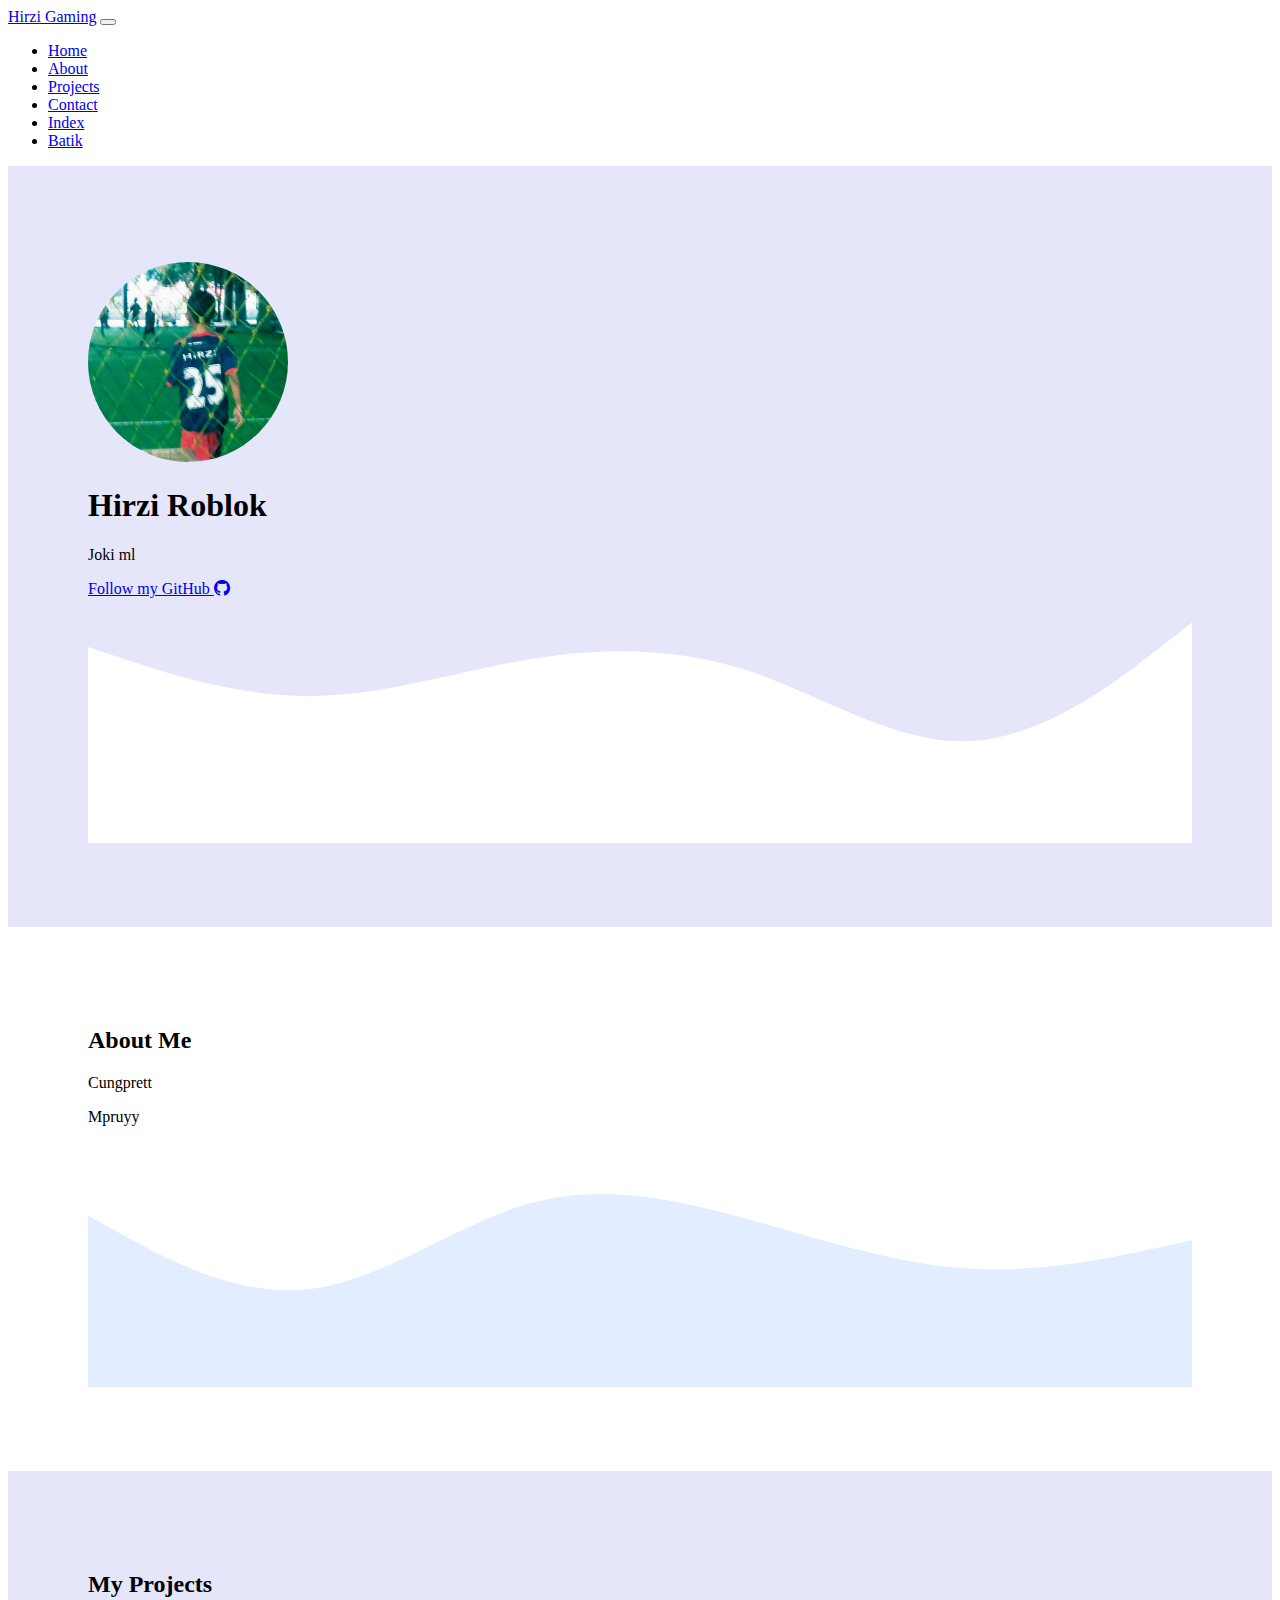
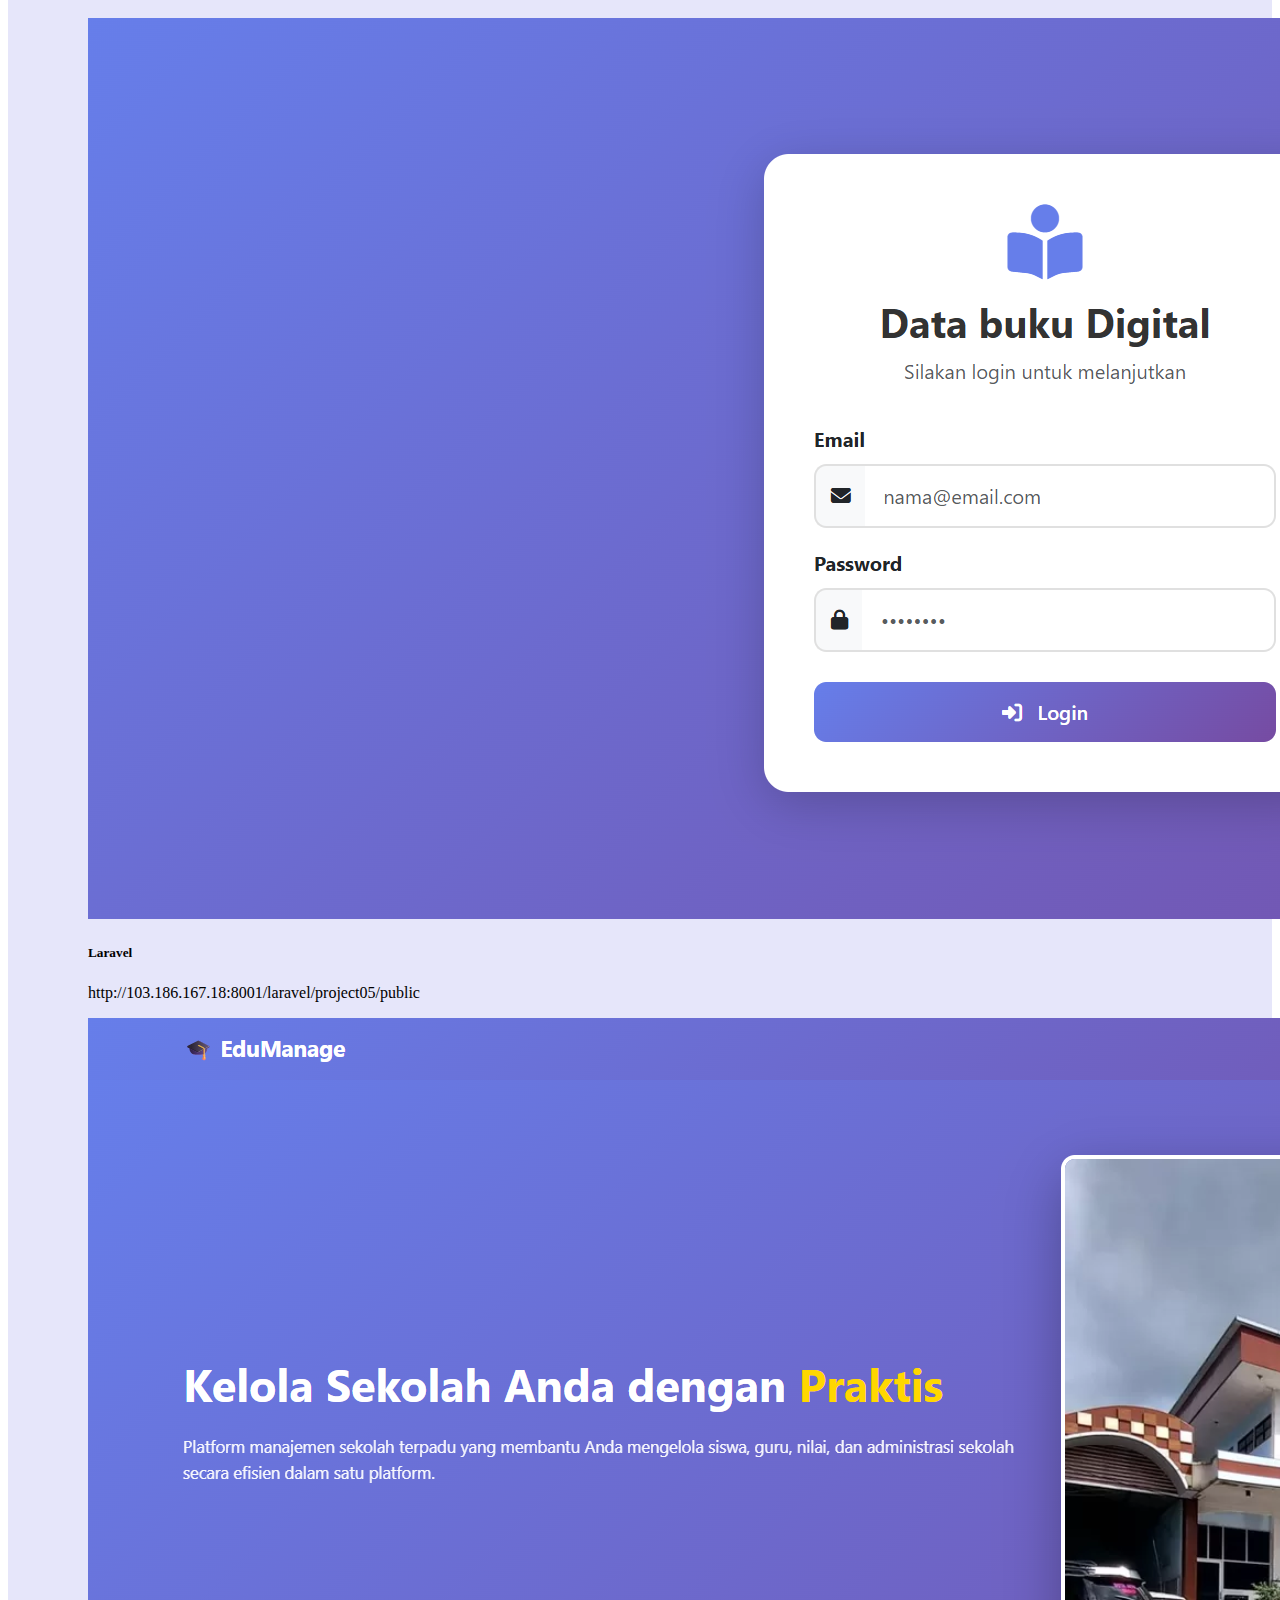
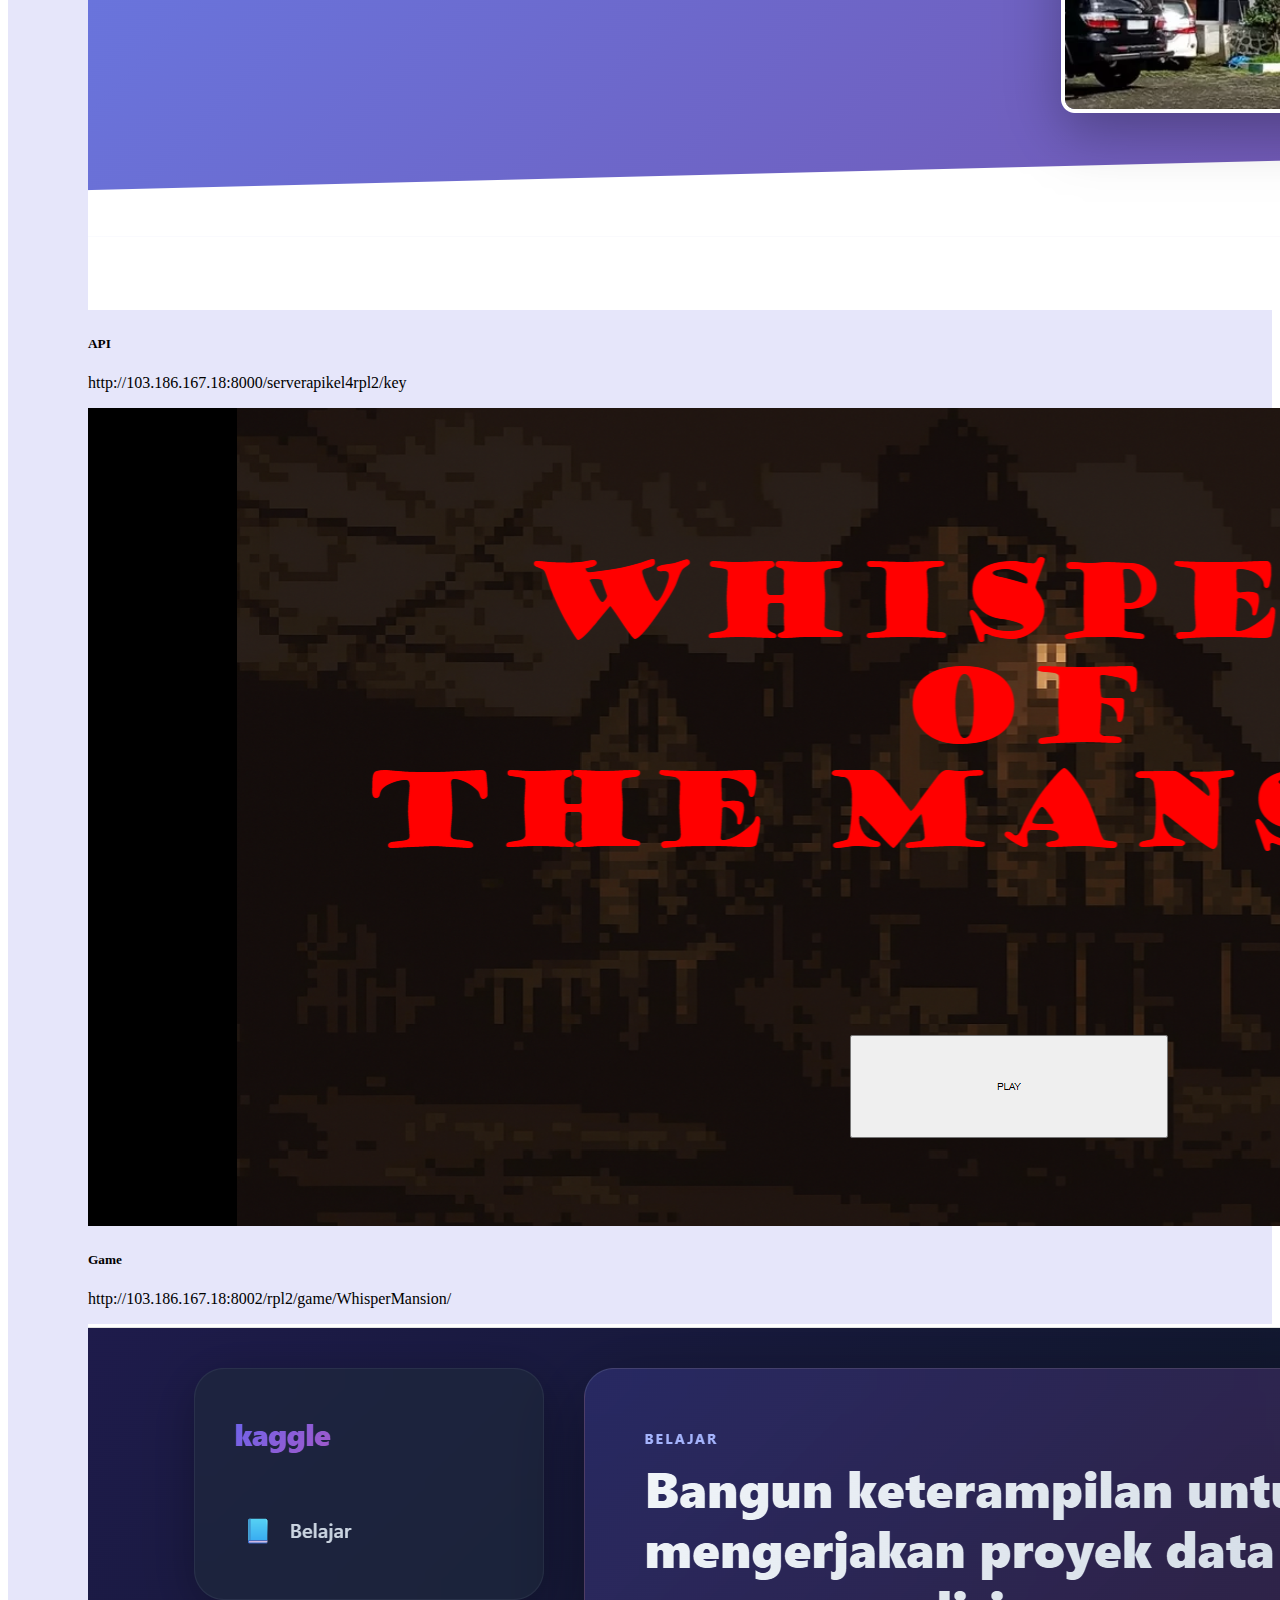
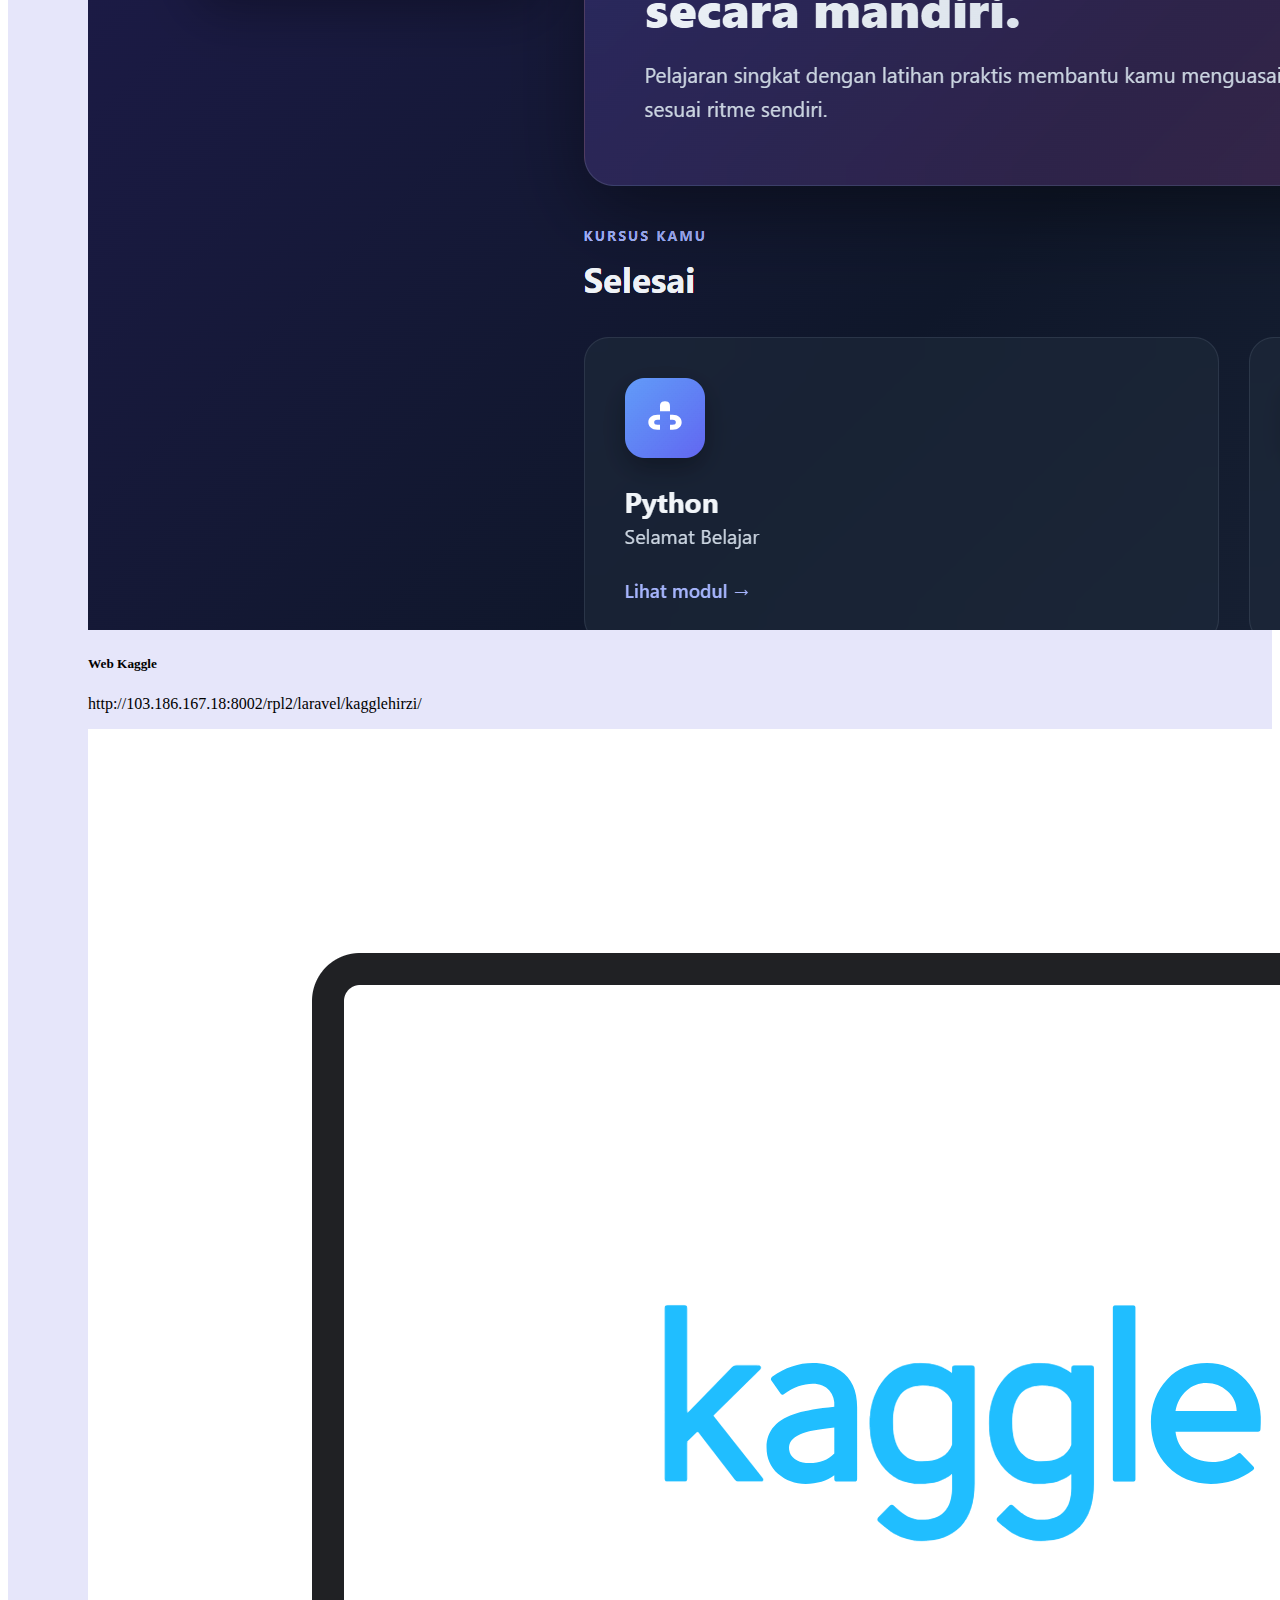
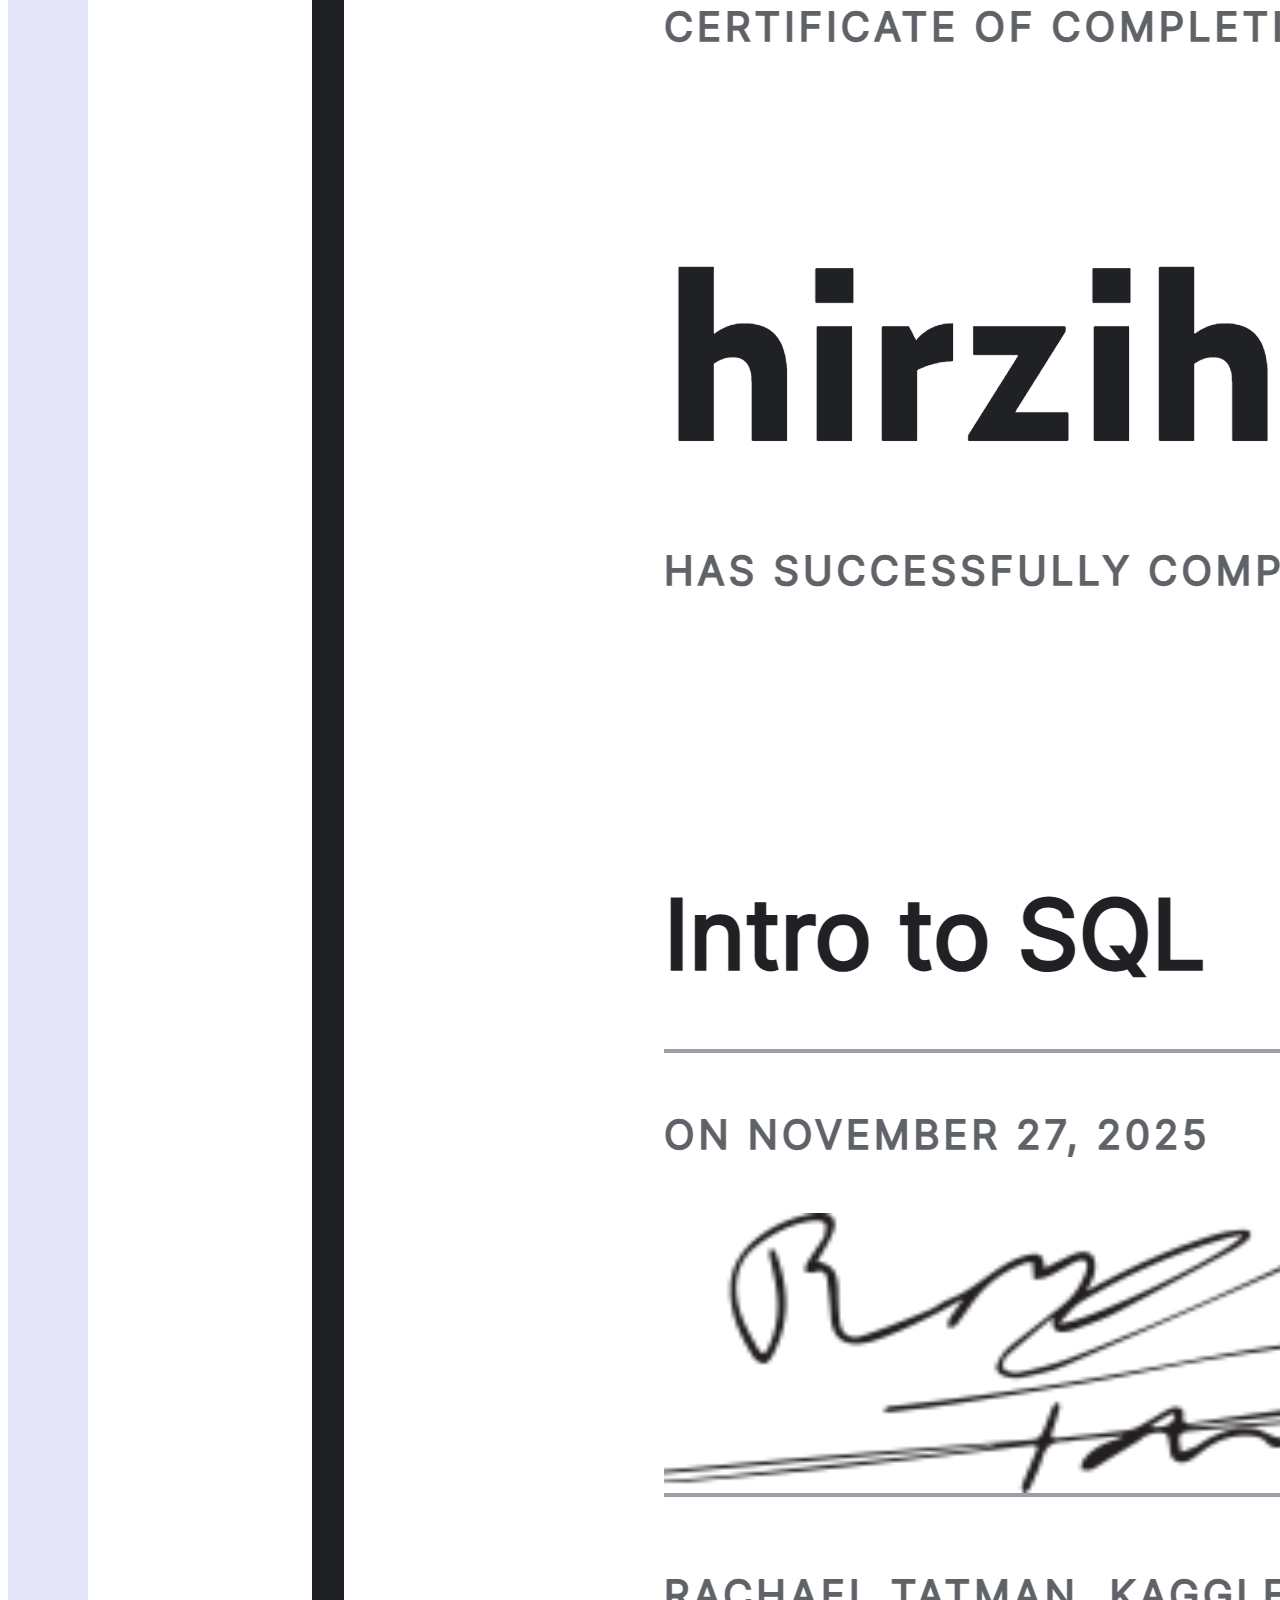
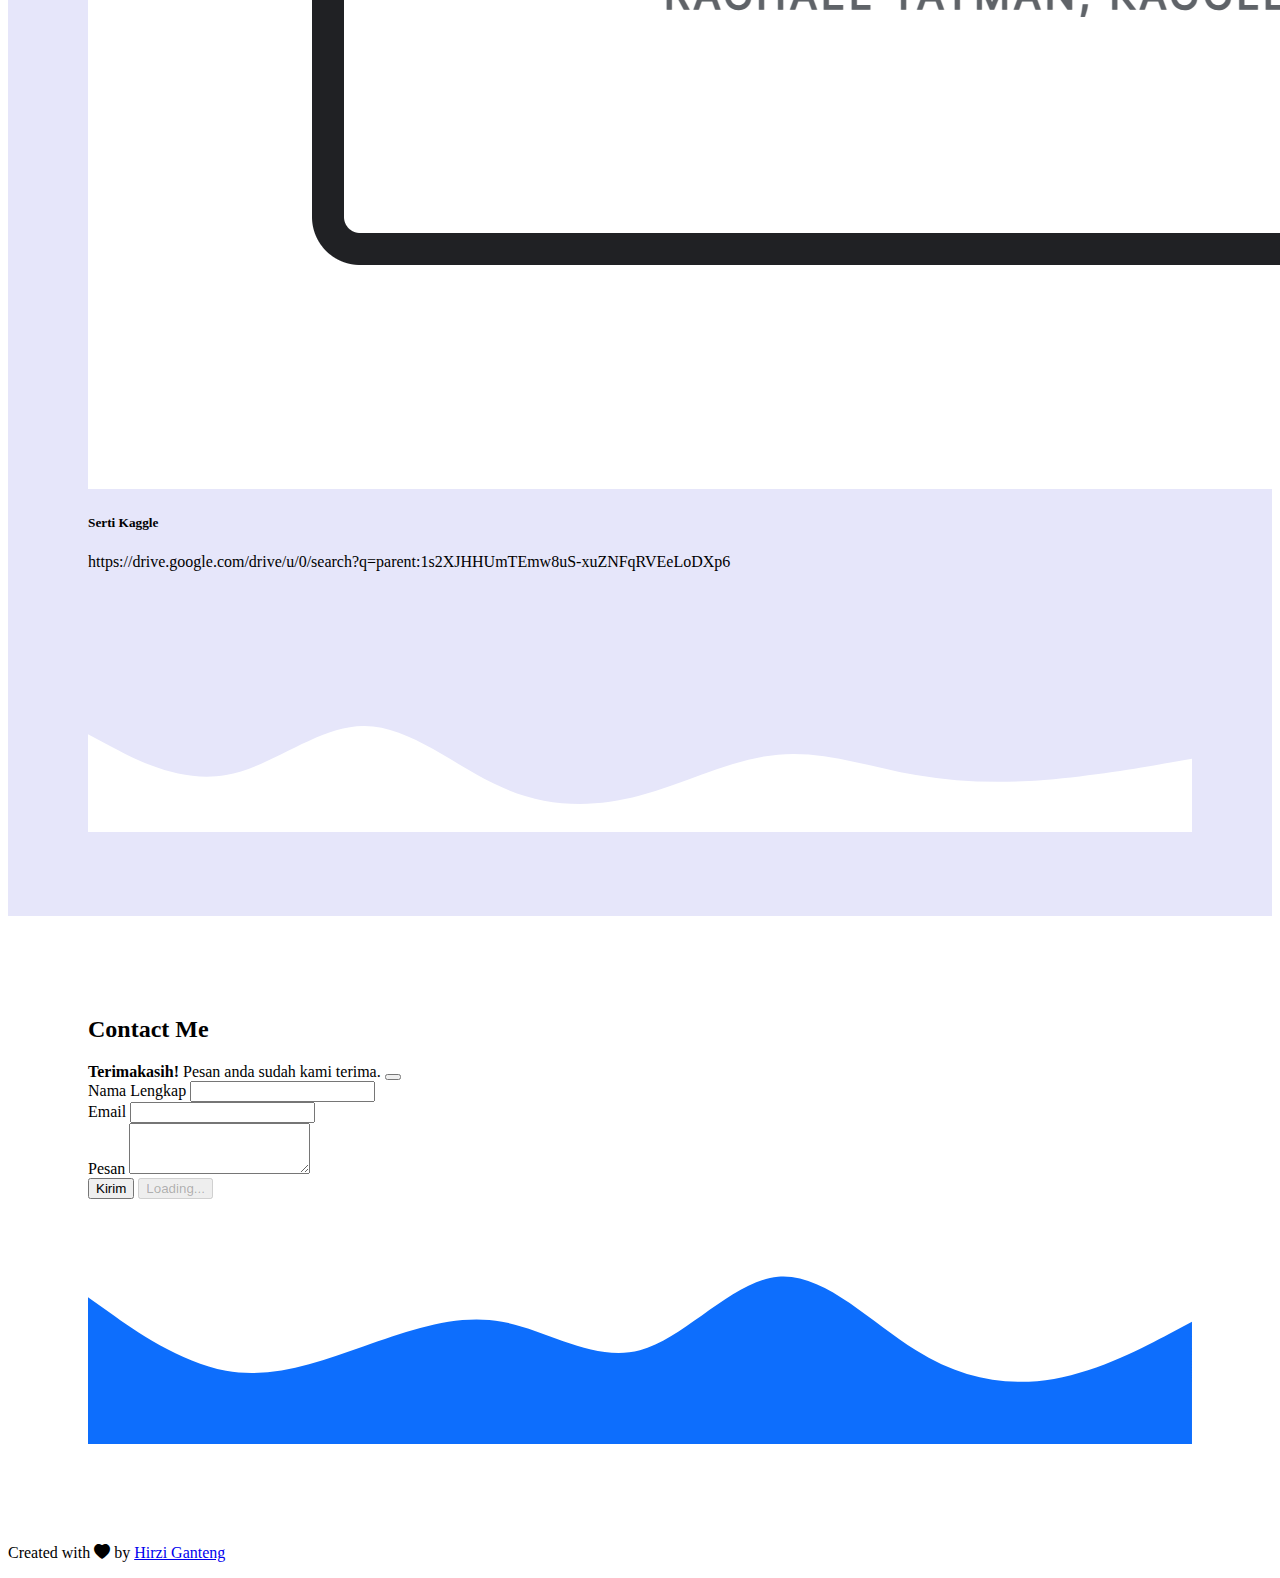
<file: index.html>
<!DOCTYPE html>
<html lang="en">
  <head>
    <!-- Required meta tags -->
    <meta charset="utf-8" />
    <meta name="viewport" content="width=device-width, initial-scale=1" />

    <!-- Bootstrap CSS -->
    <link
      href="https://cdn.jsdelivr.net/npm/bootstrap@5.0.0-beta2/dist/css/bootstrap.min.css"
      rel="stylesheet"
      integrity="sha384-BmbxuPwQa2lc/FVzBcNJ7UAyJxM6wuqIj61tLrc4wSX0szH/Ev+nYRRuWlolflfl"
      crossorigin="anonymous"
    />

    <!-- Bootstrap Icons -->
    <link rel="stylesheet" href="https://cdn.jsdelivr.net/npm/bootstrap-icons@1.3.0/font/bootstrap-icons.css" />

    <!-- My CSS -->
    <link rel="stylesheet" href="style.css" />

    <title>My Portfolio | Hirzi Gaming</title>
  </head>
  <body id="home">
    <!-- Navbar -->
    <nav class="navbar navbar-expand-lg navbar-dark bg-primary shadow-sm fixed-top" id="navbar">
      <div class="container">
        <a class="navbar-brand" href="#">Hirzi Gaming</a>
        <button class="navbar-toggler" type="button" data-bs-toggle="collapse" data-bs-target="#navbarNav" aria-controls="navbarNav" aria-expanded="false" aria-label="Toggle navigation">
          <span class="navbar-toggler-icon"></span>
        </button>
        <div class="collapse navbar-collapse" id="navbarNav">
          <ul class="navbar-nav ms-auto">
            <li class="nav-item">
              <a class="nav-link active" aria-current="page" href="#home">Home</a>
            </li>
            <li class="nav-item">
              <a class="nav-link" href="#about">About</a>
            </li>
            <li class="nav-item">
              <a class="nav-link" href="#projects">Projects</a>
            </li>
            <li class="nav-item">
              <a class="nav-link" href="#contact">Contact</a>
            </li>
             <li class="nav-item">
              <a class="nav-link" href="index2.html">Index</a>
            </li>
             <li class="nav-item">
              <a class="nav-link" href="batik/">Batik</a>
            </li>
          </ul>
        </div>
      </div>
    </nav>
    <!-- Akhir Navbar -->

    <!-- Jumbotron -->
    <section class="jumbotron text-center" id="welcome-section">
      <img src="25 (1).jpg" alt="Hirzi Gaming " width="200" class="rounded-circle img-thumbnail" />
      <h1 class="display-4">Hirzi Roblok</h1>
      <p class="lead">Joki ml</p>
      <a href="https://github.com/hirziaqiilahheva" target="_blank" class="btn btn-dark btn-github" id="profile-link">Follow my GitHub <i class="bi bi-github"></i></a>
      <svg class="wave1" xmlns="http://www.w3.org/2000/svg" viewBox="0 0 1440 320">
        <path
          fill="#ffffff"
          fill-opacity="10"
          d="M0,64L48,80C96,96,192,128,288,128C384,128,480,96,576,80C672,64,768,64,864,96C960,128,1056,192,1152,186.7C1248,181,1344,107,1392,69.3L1440,32L1440,320L1392,320C1344,320,1248,320,1152,320C1056,320,960,320,864,320C768,320,672,320,576,320C480,320,384,320,288,320C192,320,96,320,48,320L0,320Z"
        ></path>
      </svg>
    </section>
    <!-- Akhir Jumbotron -->

    <!-- About -->
    <section id="about">
      <div class="container">
        <div class="row text-center mb-3">
          <div class="col">
            <h2>About Me</h2>
          </div>
        </div>
        <div class="row justify-content-center fs-5 text-center">
          <div class="col-md-4">
            <p>Cungprett</p>
          </div>
          <div class="col-md-4">
            <p>Mpruyy</p>
          </div>
        </div>
      </div>
      <svg xmlns="http://www.w3.org/2000/svg" viewBox="0 0 1440 320">
        <path
          fill="#e2edff"
          fill-opacity="10"
          d="M0,96L48,122.7C96,149,192,203,288,192C384,181,480,107,576,80C672,53,768,75,864,101.3C960,128,1056,160,1152,165.3C1248,171,1344,149,1392,138.7L1440,128L1440,320L1392,320C1344,320,1248,320,1152,320C1056,320,960,320,864,320C768,320,672,320,576,320C480,320,384,320,288,320C192,320,96,320,48,320L0,320Z"
        ></path>
      </svg>
    </section>
    <!-- Akhir About -->

    <!-- Projects -->
    <section id="projects">
      <div class="container">
        <div class="row text-center mb-3">
          <div class="col">
            <h2>My Projects</h2>
          </div>
        </div>
        <div class="row justify-content-center">
          <div class="col-md-4 mb-3">
            <div class="card project-tile">
              <img src="laravel.png" class="card-img-top" alt="Project 1" />
              <div class="card-body">
                <h5 class="card-title">Laravel</h5>
                <p class="card-text">http://103.186.167.18:8001/laravel/project05/public</p>
              </div>
            </div>
          </div>
          <div class="col-md-4 mb-3">
            <div class="card project-tile">
              <img src="WEB API.png" class="card-img-top" alt="Project 2" />
              <div class="card-body">
                <h5 class="card-title">API</h5>
                <p class="card-text">http://103.186.167.18:8000/serverapikel4rpl2/key</p>              
              </div>
            </div>
          </div>
          <div class="col-md-4 mb-3">
            <div class="card project-tile">
              <img src="game.png" class="card-img-top" alt="Project 3" />
              <div class="card-body">
                <h5 class="card-title">Game</h5>
                <p class="card-text">http://103.186.167.18:8002/rpl2/game/WhisperMansion/</p>
              </div>
            </div>
          </div>
        
        <div class="col-md-4 mb-3">
            <div class="card project-tile">
              <img src="web kaggle.png" class="card-img-top" alt="Project 3" />
              <div class="card-body">
                <h5 class="card-title">Web Kaggle</h5>
                <p class="card-text">http://103.186.167.18:8002/rpl2/laravel/kagglehirzi/</p>
              </div>
            </div>
          </div>

           <div class="col-md-4 mb-3">
            <div class="card project-tile">
              <img src="sql.png" class="card-img-top" alt="Project 3" />
              <div class="card-body">
                <h5 class="card-title">Serti Kaggle</h5>
                <p class="card-text">https://drive.google.com/drive/u/0/search?q=parent:1s2XJHHUmTEmw8uS-xuZNFqRVEeLoDXp6</p>
              </div>
            </div>
          </div>
          
        </div>
      </div>

      <svg xmlns="http://www.w3.org/2000/svg" viewBox="0 0 1440 320">
        <path
          fill="#ffffff"
          fill-opacity="10"
          d="M0,192L30,208C60,224,120,256,180,245.3C240,235,300,181,360,181.3C420,181,480,235,540,261.3C600,288,660,288,720,272C780,256,840,224,900,218.7C960,213,1020,235,1080,245.3C1140,256,1200,256,1260,250.7C1320,245,1380,235,1410,229.3L1440,224L1440,320L1410,320C1380,320,1320,320,1260,320C1200,320,1140,320,1080,320C1020,320,960,320,900,320C840,320,780,320,720,320C660,320,600,320,540,320C480,320,420,320,360,320C300,320,240,320,180,320C120,320,60,320,30,320L0,320Z"
        ></path>
      </svg>
    </section>
    <!-- Akhir Projects -->

    <!-- Contact -->
    <section id="contact">
      <div class="container">
        <div class="row text-center mb-3">
          <div class="col">
            <h2>Contact Me</h2>
          </div>
        </div>
        <div class="row justify-content-center">
          <div class="col-md-6">
            <div class="alert alert-success alert-dismissible fade show d-none my-alert" role="alert">
              <strong>Terimakasih!</strong> Pesan anda sudah kami terima.
              <button type="button" class="btn-close" data-bs-dismiss="alert" aria-label="Close"></button>
            </div>
            <form name="contact-form">
              <div class="mb-3">
                <label for="name" class="form-label">Nama Lengkap</label>
                <input type="text" class="form-control" id="name" aria-describedby="name" name="nama" />
              </div>
              <div class="mb-3">
                <label for="email" class="form-label">Email</label>
                <input type="email" class="form-control" id="email" aria-describedby="email" name="email" />
              </div>
              <div class="mb-3">
                <label for="pesan" class="form-label">Pesan</label>
                <textarea class="form-control" id="pesan" rows="3" name="pesan"></textarea>
              </div>
              <button type="submit" class="btn btn-primary btn-kirim">Kirim</button>

              <button class="btn btn-primary btn-loading d-none" type="button" disabled>
                <span class="spinner-border spinner-border-sm" role="status" aria-hidden="true"></span>
                Loading...
              </button>
            </form>
          </div>
        </div>
      </div>
      <svg xmlns="http://www.w3.org/2000/svg" viewBox="0 0 1440 320">
        <path
          fill="#0d6efd"
          fill-opacity="10"
          d="M0,128L30,149.3C60,171,120,213,180,224C240,235,300,213,360,192C420,171,480,149,540,160C600,171,660,213,720,197.3C780,181,840,107,900,101.3C960,96,1020,160,1080,197.3C1140,235,1200,245,1260,234.7C1320,224,1380,192,1410,176L1440,160L1440,320L1410,320C1380,320,1320,320,1260,320C1200,320,1140,320,1080,320C1020,320,960,320,900,320C840,320,780,320,720,320C660,320,600,320,540,320C480,320,420,320,360,320C300,320,240,320,180,320C120,320,60,320,30,320L0,320Z"
        ></path>
      </svg>
    </section>
    <!-- Akhir Contact -->

    <!-- Footer -->
    <footer class="bg-primary text-white text-center pb-5">
      <p>Created with <i class="bi bi-heart-fill text-danger"></i> by <a href="https://www.instagram.com/itsziii.o/" class="text-white fw-bold">Hirzi Ganteng</a></p>
    </footer>
    <!-- Akhir Footer -->

    <script
      src="https://cdn.jsdelivr.net/npm/bootstrap@5.0.0-beta2/dist/js/bootstrap.bundle.min.js"
      integrity="sha384-b5kHyXgcpbZJO/tY9Ul7kGkf1S0CWuKcCD38l8YkeH8z8QjE0GmW1gYU5S9FOnJ0"
      crossorigin="anonymous"
    ></script>

    <script>
      const scriptURL = 'https://script.google.com/macros/s/AKfycby6sX6tln7fLKbr6G76Gg_8Qf5fgToUjj2o_uYbh7SjLKYSKax7z44TVyL-NpOLXO0E/exec';
      const form = document.forms['contact-form'];
      const btnKirim = document.querySelector('.btn-kirim');
      const btnLoading = document.querySelector('.btn-loading');
      const myAlert = document.querySelector('.my-alert');

      form.addEventListener('submit', e => {
    e.preventDefault()
//tampilkan tombol loading hilangkan kirim
    btnLoading.classList.toggle('d-none');
    btnKirim.classList.toggle('d-none');
    fetch(scriptURL, { method: 'POST', body: new FormData(form)})
      .then(response => {
        btnLoading.classList.toggle('d-none');
        btnKirim.classList.toggle('d-none');
        //tampilkan alert
        myAlert.classList.toggle('d-none');
        //reset formnya
        form.reset();
        console.log('Success!', response)})
      .catch(error => console.error('Error!', error.message))
  })
</script>
    </script>
   
  </body>
</html>
</file>
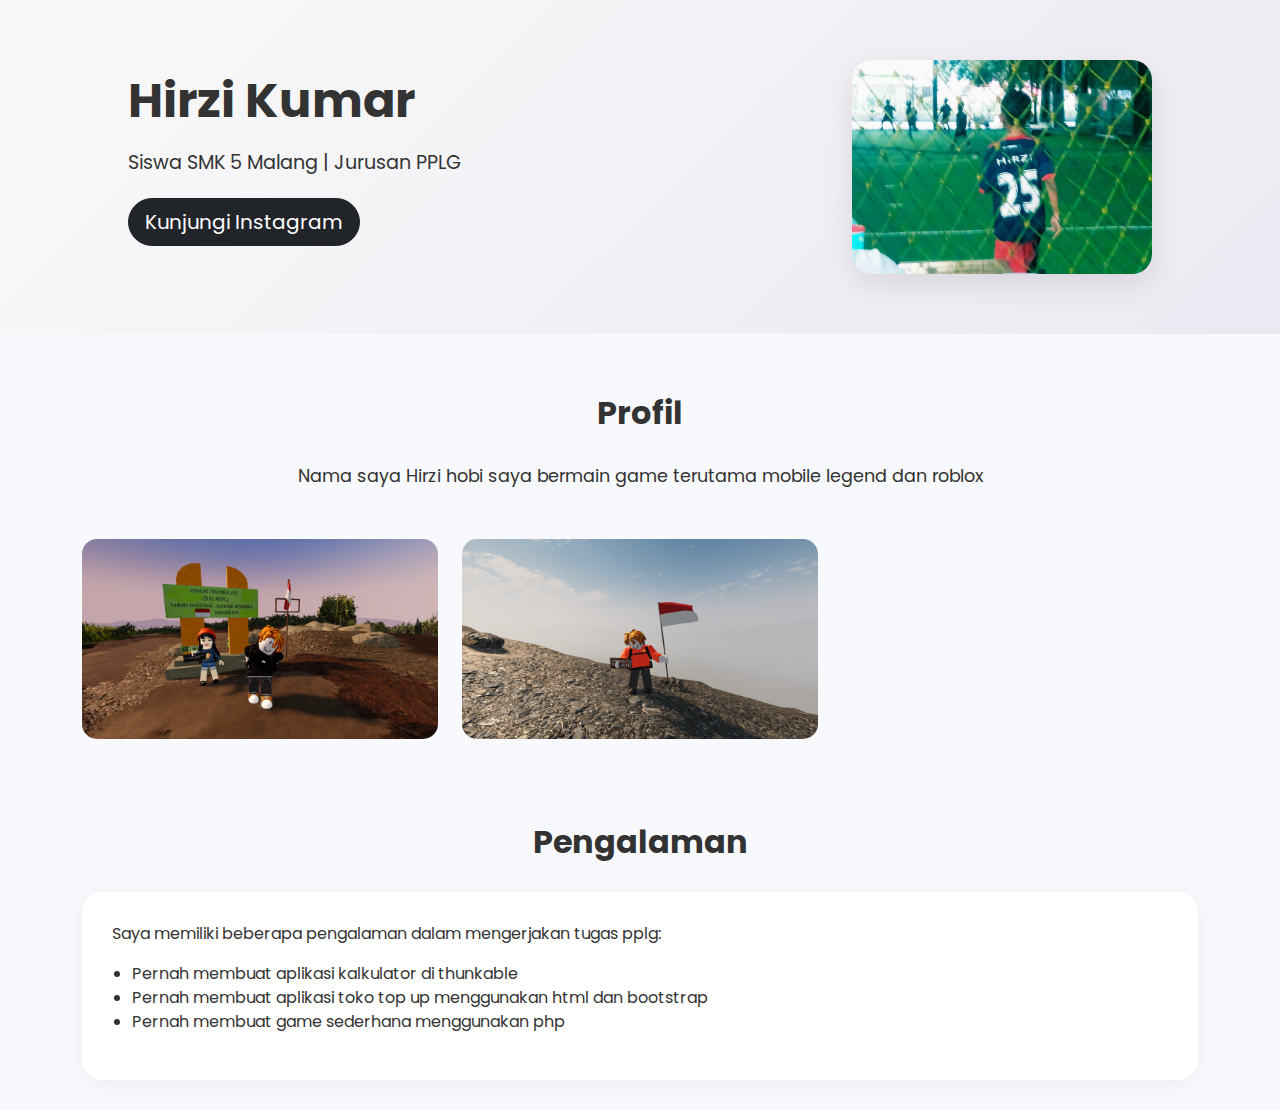
<file: index2.html>
<!doctype html>
<html lang="id">
  <head>
    <meta charset="utf-8">
    <meta name="viewport" content="width=device-width, initial-scale=1">
    <title>Portofolio Hirzi</title>
    <link href="https://cdn.jsdelivr.net/npm/bootstrap@5.3.0/dist/css/bootstrap.min.css" rel="stylesheet">
    <link href="https://fonts.googleapis.com/css2?family=Poppins:wght@300;400;600&display=swap" rel="stylesheet">
    <style>
      body {
        font-family: 'Poppins', sans-serif;
        background: #f8f9fc;
        color: #333;
      }
      /* HERO SECTION */
      .hero {
        display: flex;
        flex-wrap: wrap;
        align-items: center;
        justify-content: space-between;
        padding: 60px 10%;
        background: linear-gradient(135deg, #f9f9f9, #ece9f2);
      }
      .hero-text h1 {
        font-size: 3rem;
        font-weight: 700;
      }
      .hero-text p {
        font-size: 1.2rem;
        margin: 20px 0;
      }
      .hero img {
        max-width: 300px;
        border-radius: 20px;
        box-shadow: 0 10px 30px rgba(0,0,0,0.1);
      }
      /* SECTION TITLE */
      .section-title {
        text-align: center;
        font-size: 2rem;
        font-weight: 700;
        margin: 60px 0 30px;
      }
      /* PROFILE */
      .profile-text {
        text-align: center;
        max-width: 800px;
        margin: 0 auto 50px;
        font-size: 1.1rem;
      }
      /* GALLERY */
      .gallery img {
        border-radius: 15px;
        width: 100%;
        transition: transform 0.3s;
      }
      .gallery img:hover {
        transform: scale(1.05);
      }
      /* EXPERIENCE */
      .experience-card {
        background: #fff;
        padding: 30px;
        border-radius: 20px;
        box-shadow: 0 5px 20px rgba(0,0,0,0.05);
        margin-bottom: 30px;
        transition: transform 0.3s;
      }
      .experience-card:hover {
        transform: translateY(-5px);
      }
      .experience-card ul {
        padding-left: 20px;
      }
    </style>
  </head>
  <body>

    <!-- HERO -->
    <section class="hero">
      <div class="hero-text">
        <h1>Hirzi Kumar</h1>
        <p>Siswa SMK 5 Malang | Jurusan PPLG</p>
        <a href="https://www.instagram.com/itsziii.o/" class="btn btn-dark btn-lg rounded-pill mb-3">Kunjungi Instagram</a>
      </div>
      <img src="25 (1).jpg" alt="Hirzi Kumar">
    </section>

    <!-- PROFIL -->
    <div class="container">
      <h2 class="section-title">Profil</h2>
      <p class="profile-text">
        Nama saya Hirzi hobi saya bermain game terutama mobile legend dan roblox  
      </p>

      <div class="row gallery">
        <div class="col-md-4 mb-4"><img src="7871835344_114994311677479_1753428165879.png" alt="Project 1"></div>
        <div class="col-md-4 mb-4"><img src="7871835344_138149789228609_1753267334981.png" alt="Project 2"></div>
      </div>
    </div>

    <!-- PENGALAMAN -->
    <div class="container">
      <h2 class="section-title">Pengalaman</h2>
      <div class="experience-card">
        <p>Saya memiliki beberapa pengalaman dalam mengerjakan tugas pplg:</p>
        <ul>
          <li>Pernah membuat aplikasi kalkulator di thunkable</li>
          <li>Pernah membuat aplikasi toko top up menggunakan html dan bootstrap</li>
          <li>Pernah membuat game sederhana menggunakan php</li>
        </ul>
      </div>
    </div>

    <script src="https://cdn.jsdelivr.net/npm/bootstrap@5.3.0/dist/js/bootstrap.bundle.min.js"></script>
  </body>
</html>
</file>
<file: style.css>
.jumbotron{
padding-top: 6rem;
background-color: lavender;
}
.jumbotron img {
  width: 200px;
  height: 200px;
  object-fit: cover;
  border-radius: 50%;
}
#projects {
    background-color: lavender;
}
section{
padding: 5rem; 
}
</file>
